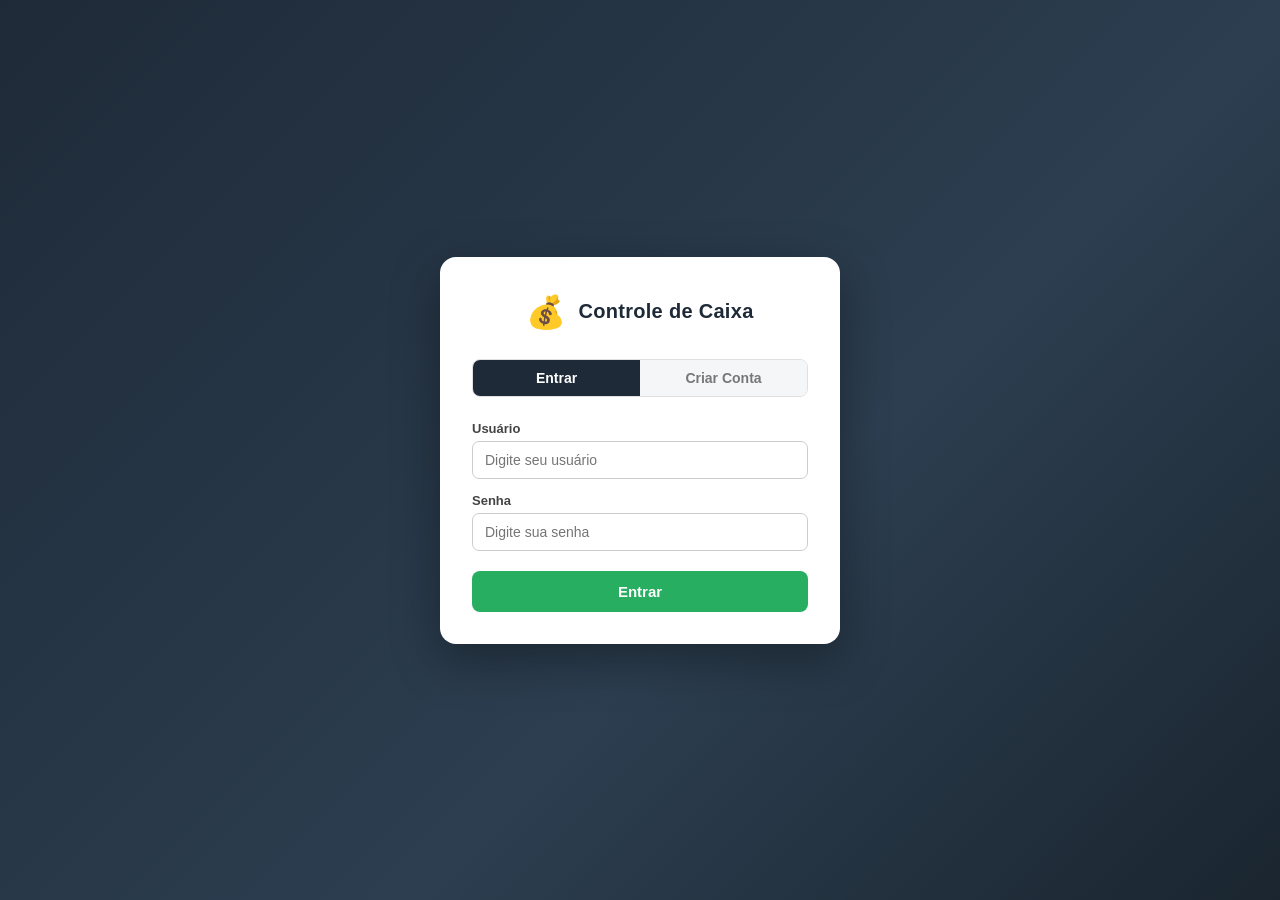
<file: index.html>
<!DOCTYPE html>
<html lang="pt-BR">
<head>
    <meta charset="UTF-8">
    <meta name="viewport" content="width=device-width, initial-scale=1.0">
    <title>Controle de Caixa — Acesso</title>
    <link rel="stylesheet" href="assets/css/base.css">
    <link rel="stylesheet" href="assets/css/login.css">
    <script src="assets/js/comum.js" defer></script>
    <script src="assets/js/login.js" defer></script>
</head>
<body>

    <main class="login-card">

        <div class="login-brand">
            <span class="brand-icon">💰</span>
            <span class="brand-name">Controle de Caixa</span>
        </div>

        <div class="tabs">
            <button type="button" class="tab active" data-aba="login">Entrar</button>
            <button type="button" class="tab" data-aba="registro">Criar Conta</button>
        </div>

        <form id="form-login">
            <p id="msg-login" class="msg"></p>
            <div class="form-group">
                <label for="login-usuario">Usuário</label>
                <input type="text" id="login-usuario" placeholder="Digite seu usuário" autocomplete="username">
            </div>
            <div class="form-group">
                <label for="login-senha">Senha</label>
                <input type="password" id="login-senha" placeholder="Digite sua senha" autocomplete="current-password">
            </div>
            <button type="submit" class="btn-primary">Entrar</button>
        </form>

        <form id="form-registro" hidden>
            <p id="msg-registro" class="msg"></p>
            <div class="form-group">
                <label for="reg-usuario">Usuário</label>
                <input type="text" id="reg-usuario" placeholder="Escolha um usuário" autocomplete="username">
            </div>
            <div class="form-group">
                <label for="reg-senha">Senha</label>
                <input type="password" id="reg-senha" placeholder="Crie uma senha" autocomplete="new-password">
            </div>
            <div class="form-group">
                <label for="reg-confirma">Confirmar Senha</label>
                <input type="password" id="reg-confirma" placeholder="Repita a senha" autocomplete="new-password">
            </div>
            <button type="submit" class="btn-primary">Criar Conta</button>
        </form>

    </main>

</body>
</html>
</file>
<file: assets/css/base.css>
/* Reset, paleta de cores e tipografia usados por todas as páginas */

:root {
    --cor-primaria:        #1e2a38;
    --cor-primaria-clara:  #2c3e50;
    --cor-sucesso:         #27ae60;
    --cor-sucesso-escura:  #219150;
    --cor-info:            #2980b9;
    --cor-info-escura:     #1f6391;
    --cor-perigo:          #e74c3c;
    --cor-perigo-escura:   #c0392b;
    --cor-alerta:          #f39c12;
    --cor-neutra:          #7f8c8d;

    --cor-fundo:           #f0f2f5;
    --cor-superficie:      #fff;
    --cor-borda:           #e0e0e0;
    --cor-texto:           #333;
    --cor-texto-suave:     #777;

    --sombra-leve: 0 1px 4px rgba(0, 0, 0, 0.06);
    --raio:        8px;
}

* {
    box-sizing: border-box;
    margin: 0;
    padding: 0;
}

/* Garante que o atributo hidden sempre esconda, mesmo com display definido em outra regra */
[hidden] {
    display: none !important;
}

body {
    font-family: 'Segoe UI', Arial, sans-serif;
    background: var(--cor-fundo);
    color: var(--cor-texto);
}

h1, h2, h3, h4 {
    color: var(--cor-primaria);
}

button {
    font-family: inherit;
    cursor: pointer;
}

@media print {
    .no-print {
        display: none !important;
    }
}
</file>
<file: assets/css/login.css>
body {
    min-height: 100vh;
    display: flex;
    align-items: center;
    justify-content: center;
    padding: 24px;
    background: linear-gradient(135deg, var(--cor-primaria) 0%, var(--cor-primaria-clara) 60%, #1a252f 100%);
}

/* ---------- Card central ---------- */

.login-card {
    width: 100%;
    max-width: 400px;
    padding: 36px 32px 32px;
    background: var(--cor-superficie);
    border-radius: 16px;
    box-shadow: 0 16px 48px rgba(0, 0, 0, 0.35);
}

.login-brand {
    display: flex;
    align-items: center;
    justify-content: center;
    gap: 12px;
    margin-bottom: 28px;
}

.brand-icon {
    font-size: 32px;
}

.brand-name {
    font-size: 20px;
    font-weight: 700;
    color: var(--cor-primaria);
    letter-spacing: 0.3px;
}

/* ---------- Abas ---------- */

.tabs {
    display: flex;
    margin-bottom: 24px;
    border: 1px solid var(--cor-borda);
    border-radius: var(--raio);
    overflow: hidden;
}

.tab {
    flex: 1;
    padding: 10px;
    background: #f5f6f8;
    border: none;
    font-size: 14px;
    font-weight: 600;
    color: var(--cor-texto-suave);
    transition: background 0.2s, color 0.2s;
}

.tab.active {
    background: var(--cor-primaria);
    color: #fff;
}

.tab:hover:not(.active) {
    background: #e8eaed;
    color: var(--cor-texto);
}

/* ---------- Formulário ---------- */

.form-group {
    display: flex;
    flex-direction: column;
    gap: 5px;
    margin-bottom: 14px;
}

.form-group label {
    font-size: 13px;
    font-weight: 600;
    color: #444;
}

.form-group input {
    padding: 10px 12px;
    border: 1px solid #ccc;
    border-radius: 7px;
    font-size: 14px;
    color: var(--cor-texto);
    transition: border-color 0.2s;
}

.form-group input:focus {
    outline: none;
    border-color: var(--cor-info);
}

.btn-primary {
    width: 100%;
    margin-top: 6px;
    padding: 12px;
    background: var(--cor-sucesso);
    color: #fff;
    border: none;
    border-radius: var(--raio);
    font-size: 15px;
    font-weight: 700;
    transition: background 0.2s;
}

.btn-primary:hover {
    background: var(--cor-sucesso-escura);
}

/* ---------- Mensagens de erro e sucesso ---------- */

.msg {
    display: none;
    margin-bottom: 14px;
    padding: 8px 12px;
    border-radius: 6px;
    font-size: 13px;
}

.msg.erro {
    display: block;
    background: #ffebee;
    color: #c62828;
    border: 1px solid #ffcdd2;
}

.msg.sucesso {
    display: block;
    background: #e8f5e9;
    color: #2e7d32;
    border: 1px solid #c8e6c9;
}
</file>
<file: assets/css/dashboard.css>
body {
    height: 100vh;
    overflow: hidden;
}

#appLayout {
    display: flex;
    height: 100vh;
}

/* ---------- Menu lateral ---------- */

.sidebar {
    width: 240px;
    min-width: 240px;
    display: flex;
    flex-direction: column;
    overflow: hidden;
    background: linear-gradient(180deg, var(--cor-primaria), var(--cor-primaria-clara));
    color: #fff;
    transition: width 0.3s ease, min-width 0.3s ease;
}

.sidebar.collapsed {
    width: 64px;
    min-width: 64px;
}

/* Textos somem quando o menu é recolhido, ficam só os ícones */
.sidebar-title,
.sidebar-usuario,
.nav-label {
    transition: opacity 0.2s ease;
}

.sidebar.collapsed .sidebar-title,
.sidebar.collapsed .sidebar-usuario,
.sidebar.collapsed .nav-label {
    opacity: 0;
    pointer-events: none;
}

.sidebar-header {
    display: flex;
    flex-direction: column;
    gap: 10px;
    padding: 20px 18px 16px;
    border-bottom: 1px solid rgba(255, 255, 255, 0.1);
    white-space: nowrap;
}

.sidebar-brand {
    display: flex;
    align-items: center;
    gap: 12px;
}

.sidebar-logo {
    flex-shrink: 0;
    font-size: 22px;
}

.sidebar-title {
    font-size: 18px;
    font-weight: 700;
    letter-spacing: 0.5px;
}

.sidebar-usuario {
    display: flex;
    align-items: center;
    gap: 8px;
}

.usuario-icon {
    flex-shrink: 0;
    font-size: 13px;
    filter: brightness(0) invert(1);
}

.usuario-nome {
    overflow: hidden;
    text-overflow: ellipsis;
    font-size: 24px;
    font-weight: 700;
}

.sidebar-nav {
    flex: 1;
    display: flex;
    flex-direction: column;
    gap: 4px;
    padding: 16px 0;
}

.nav-item {
    display: flex;
    align-items: center;
    gap: 14px;
    padding: 12px 18px;
    color: rgba(255, 255, 255, 0.75);
    text-decoration: none;
    white-space: nowrap;
    transition: background 0.2s, color 0.2s;
}

.nav-item:hover {
    background: rgba(255, 255, 255, 0.1);
    color: #fff;
}

.nav-item.active {
    background: rgba(255, 255, 255, 0.15);
    color: #fff;
    border-left: 3px solid #3498db;
}

.nav-icon {
    flex-shrink: 0;
    width: 24px;
    font-size: 18px;
    text-align: center;
}

.nav-label {
    font-size: 14px;
}

.sidebar-footer {
    padding: 10px 12px;
    border-top: 1px solid rgba(255, 255, 255, 0.1);
}

.btn-logout {
    width: 100%;
    padding: 10px 14px;
    overflow: hidden;
    background: rgba(192, 57, 43, 0.15);
    color: #e57373;
    border: 1px solid rgba(192, 57, 43, 0.3);
    border-radius: var(--raio);
    font-size: 14px;
    font-weight: 600;
    text-align: left;
    white-space: nowrap;
    transition: background 0.2s, color 0.2s, border-color 0.2s;
}

.btn-logout:hover {
    background: rgba(192, 57, 43, 0.3);
    color: #ef9a9a;
    border-color: rgba(192, 57, 43, 0.5);
}

/* ---------- Área de conteúdo ---------- */

.main-content {
    flex: 1;
    display: flex;
    flex-direction: column;
    overflow: hidden;
}

.topbar {
    flex-shrink: 0;
    display: flex;
    align-items: center;
    gap: 16px;
    height: 60px;
    padding: 0 24px;
    background: var(--cor-superficie);
    border-bottom: 1px solid var(--cor-borda);
    box-shadow: var(--sombra-leve);
}

.toggle-btn {
    padding: 6px 8px;
    background: none;
    border: none;
    border-radius: 6px;
    font-size: 20px;
    line-height: 1;
    color: #555;
    transition: background 0.2s;
}

.toggle-btn:hover {
    background: var(--cor-fundo);
    color: var(--cor-primaria);
}

.topbar-title {
    flex: 1;
    font-size: 16px;
    font-weight: 600;
    color: var(--cor-primaria);
}

.page-content {
    flex: 1;
    display: flex;
    overflow: hidden;
}

.page-frame {
    width: 100%;
    height: 100%;
    border: none;
}
</file>
<file: assets/css/fechamento.css>
body {
    display: flex;
    flex-direction: column;
    gap: 16px;
    min-height: 100vh;
    padding: 20px;
}

h1 {
    font-size: 22px;
}

.header-main {
    display: flex;
    justify-content: space-between;
    align-items: center;
}

.header-main input {
    width: auto;
    margin: 0;
}

/* ---------- Saldos anteriores ---------- */

.balance-bar {
    display: flex;
    flex-wrap: wrap;
    align-items: center;
    gap: 24px;
    padding: 14px 20px;
    background: #fff9c4;
    border: 1px solid #fbc02d;
    border-radius: 10px;
    font-size: 15px;
}

.balance-item {
    display: flex;
    gap: 6px;
}

.link-historico {
    margin-left: auto;
    padding: 0;
    background: none;
    border: none;
    font-size: 15px;
    color: var(--cor-info);
    text-decoration: underline;
}

/* ---------- Histórico ---------- */

.historico-container {
    padding: 16px;
    background: var(--cor-superficie);
    border: 1px solid #ddd;
    border-radius: 10px;
}

.historico-container h4 {
    margin-bottom: 12px;
}

.historico-vazio {
    font-size: 13px;
    color: #888;
}

.hist-entry {
    margin-bottom: 8px;
    padding: 10px 14px;
    background: #fafafa;
    border: 1px solid var(--cor-borda);
    border-radius: 6px;
}

.hist-entry summary {
    list-style: none;
    cursor: pointer;
}

.hist-entry summary::-webkit-details-marker {
    display: none;
}

.hist-entry-header {
    display: flex;
    justify-content: space-between;
    align-items: center;
    margin-bottom: 6px;
}

.hist-salvo-em {
    font-size: 12px;
    color: #888;
}

.hist-entry-vals {
    display: flex;
    flex-wrap: wrap;
    align-items: center;
    gap: 20px;
    font-size: 14px;
}

.hist-detail-toggle {
    font-size: 12px;
    color: var(--cor-info);
    text-decoration: underline;
}

.hist-detalhe {
    margin-top: 8px;
    font-size: 12px;
    color: #555;
}

.hist-detalhe ul {
    margin: 6px 0;
    padding-left: 20px;
}

/* ---------- Colunas dos caixas ---------- */

.dashboard-grid {
    display: flex;
    flex-wrap: wrap;
    align-items: flex-start;
    gap: 20px;
}

.caixa-section {
    flex: 2;
    min-width: 280px;
    padding: 20px;
    background: var(--cor-superficie);
    border: 1px solid var(--cor-borda);
    border-radius: 10px;
    box-shadow: var(--sombra-leve);
}

.caixa-section h3 {
    margin-bottom: 16px;
    padding-bottom: 10px;
    border-bottom: 1px solid #eee;
    font-size: 15px;
}

.form-group {
    display: flex;
    flex-direction: column;
}

input,
select {
    width: 100%;
    margin-bottom: 10px;
    padding: 10px 12px;
    background: var(--cor-superficie);
    border: 1px solid #ccc;
    border-radius: 6px;
    font-size: 14px;
    color: var(--cor-texto);
}

input:focus,
select:focus {
    outline: none;
    border-color: var(--cor-info);
}

/* ---------- Botões ---------- */

.btn-add,
.actions-section button {
    padding: 10px 16px;
    border: none;
    border-radius: 6px;
    font-size: 14px;
    font-weight: bold;
    color: #fff;
    transition: opacity 0.2s;
}

.btn-add:hover,
.actions-section button:hover {
    opacity: 0.88;
}

.btn-add      { width: 100%; background: #34495e; }
.save-button  { background: var(--cor-sucesso); }
.print-button { background: var(--cor-info); }
.clear-button { background: var(--cor-perigo); }

/* ---------- Lista de lançamentos ---------- */

.lista-lancamentos {
    display: flex;
    flex-direction: column;
    gap: 4px;
    max-height: 220px;
    margin-top: 14px;
    overflow-y: auto;
    list-style: none;
}

.lista-lancamentos li {
    display: flex;
    justify-content: space-between;
    align-items: center;
    padding: 8px 10px;
    background: #f9f9f9;
    border: 1px solid #eee;
    border-radius: 4px;
    font-size: 13px;
}

.valor-entrada { color: var(--cor-sucesso); }
.valor-saida   { color: var(--cor-perigo-escura); }

.btn-remove-item {
    flex-shrink: 0;
    padding: 0 4px;
    background: transparent;
    border: none;
    font-size: 13px;
    font-weight: bold;
    color: var(--cor-perigo-escura);
}

.btn-remove-item:hover {
    color: var(--cor-perigo);
}

/* ---------- Totais ---------- */

.result-box {
    margin-top: 16px;
    padding: 14px;
    background: #eee;
    border-radius: var(--raio);
    text-align: center;
    font-size: 17px;
}

.result-box.saldo-positivo { background: #2b813f; color: #fff; }
.result-box.saldo-negativo { background: #ffcdd2; color: #c62828; }

/* ---------- Ações ---------- */

.actions-section {
    flex: 1;
    min-width: 200px;
    display: flex;
    flex-direction: column;
    gap: 12px;
    padding: 20px;
    background: #e3f2fd;
    border: 1px solid #bbdefb;
    border-radius: 10px;
}

.actions-section h3 {
    margin-bottom: 4px;
    font-size: 15px;
}
</file>
<file: assets/css/inicio.css>
body {
    padding: 28px;
}

h1 {
    margin-bottom: 20px;
    font-size: 20px;
}

/* ---------- Cards de saldo ---------- */

.card-group {
    display: flex;
    flex-wrap: wrap;
    gap: 16px;
    margin-bottom: 28px;
}

.card {
    flex: 1;
    min-width: 180px;
    display: flex;
    flex-direction: column;
    gap: 10px;
    padding: 20px 24px;
    border-radius: 12px;
    box-shadow: 0 2px 8px rgba(0, 0, 0, 0.08);
}

.card-blue  { background: var(--cor-primaria); color: #fff; }
.card-green { background: var(--cor-sucesso);  color: #fff; }
.card-gray  { background: var(--cor-superficie); color: var(--cor-primaria); border: 1px solid var(--cor-borda); }

.card-label {
    font-size: 12px;
    text-transform: uppercase;
    letter-spacing: 0.5px;
    opacity: 0.8;
}

.card-value {
    font-size: 26px;
    font-weight: 700;
}

.card-value--sm {
    font-size: 16px;
    font-weight: 600;
}

/* ---------- Cheques pendentes ---------- */

.cheques-section h2 {
    margin-bottom: 14px;
    padding-bottom: 8px;
    border-bottom: 2px solid var(--cor-borda);
    font-size: 15px;
}

/* Vermelho = em atraso, laranja = vence hoje */
.cheque-card {
    display: flex;
    flex-wrap: wrap;
    justify-content: space-between;
    align-items: center;
    gap: 8px;
    margin-bottom: 10px;
    padding: 14px 18px;
    background: var(--cor-superficie);
    border-left: 4px solid var(--cor-perigo);
    border-radius: var(--raio);
    box-shadow: var(--sombra-leve);
}

.cheque-card.hoje {
    border-left-color: var(--cor-alerta);
}

.cheque-info {
    display: flex;
    flex-direction: column;
    gap: 3px;
}

.cheque-emitente {
    font-size: 14px;
    font-weight: 700;
    color: var(--cor-primaria);
}

.cheque-detalhe {
    font-size: 12px;
    color: var(--cor-texto-suave);
}

.cheque-lateral {
    display: flex;
    align-items: center;
    gap: 10px;
}

.cheque-valor {
    font-size: 18px;
    font-weight: 700;
    color: var(--cor-perigo);
}

.cheque-card.hoje .cheque-valor {
    color: var(--cor-alerta);
}

.badge {
    padding: 3px 8px;
    border-radius: 20px;
    font-size: 11px;
    font-weight: 700;
    text-transform: uppercase;
}

.badge-atraso { background: #ffebee; color: #c62828; }
.badge-hoje   { background: #fff8e1; color: #f57f17; }

.empty-msg {
    padding: 24px;
    background: var(--cor-superficie);
    border: 1px solid var(--cor-borda);
    border-radius: 10px;
    text-align: center;
    font-size: 14px;
    color: #aaa;
}
</file>
